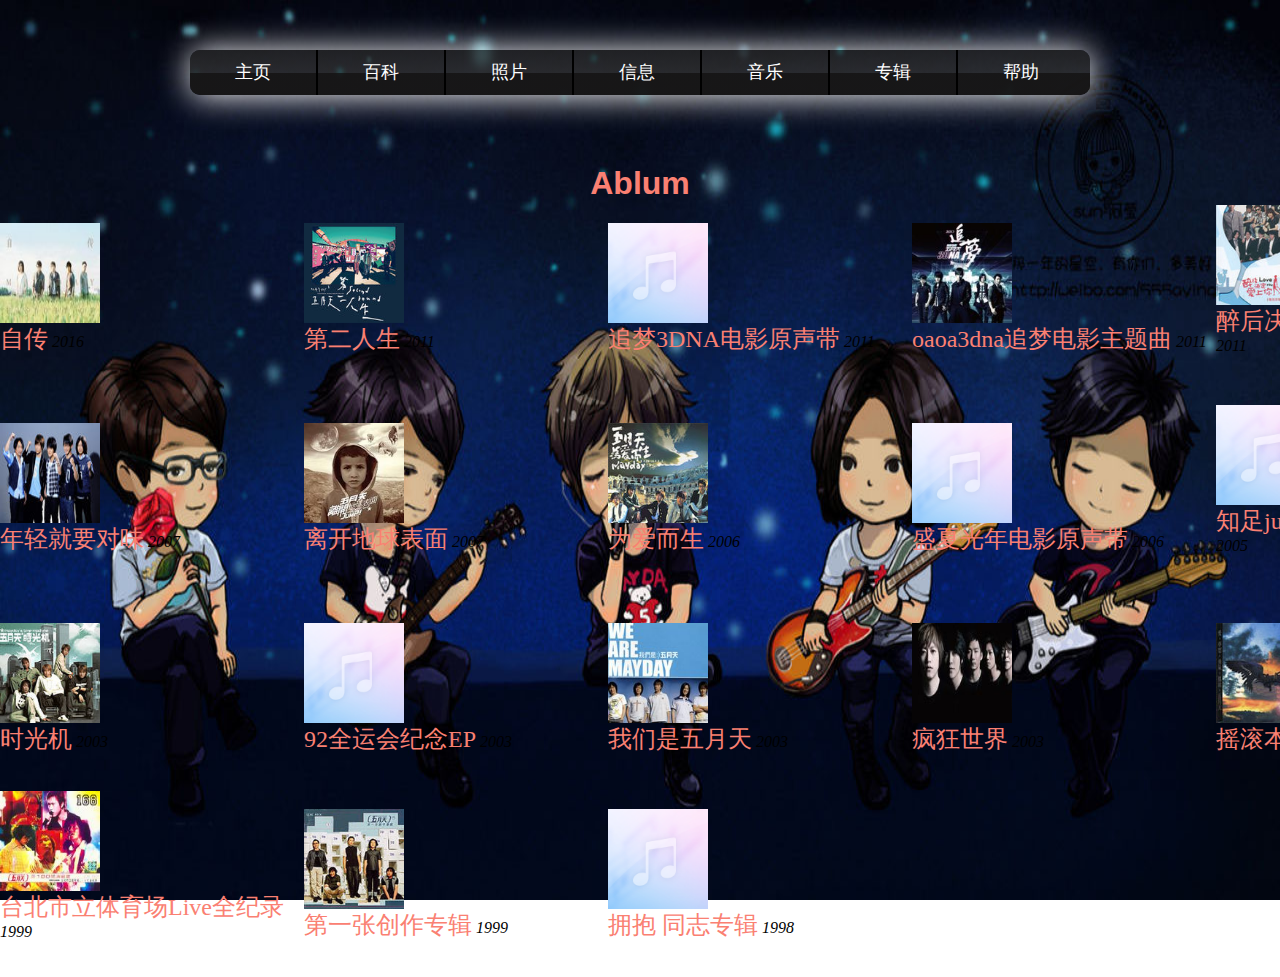
<file: album.html>
<html lang="en">

<head>
    <meta http-equiv="Content-Type" content="text/html; charset=UTF-8">
    <meta name="viewport" content="width=device-width, initial-scale=1.0">
    <meta http-equiv="X-UA-Compatible" content="ie=edge">
    <title>Document</title>
    <link rel="stylesheet" href="css/album.css">
    <link rel="stylesheet" href="css/guide.css">
</head>

<body>
    <div id="Logo">
        <ul>
            <li><a href="index.html">主页<a></li>
            <li><a href="https://baike.baidu.com/item/%E4%BA%94%E6%9C%88%E5%A4%A9/17011?fr=aladdin" target="_blank">百科<a></li>
            <li><a href="photos.html" target="_blank">照片</a></li>
            <li><a href="information.html">信息</a></li>
            <li><a href="https://music.163.com/#/artist?id=13193&market=baiduqk" target="_blank">音乐<a></li>
            <li><a href="album.html">专辑<a></li>
            <li style="border-right:0px;"><a href="#">帮助<a></li>
        </ul>
    </div>
    <div id="title">
        <p><strong>Ablum</strong></p>
    </div>
    <div id="musicAlbumStar-viewport  double-line">
        <ul class="musicAlbumStar-slider maqueeCanvas" style="width:3160px">
            <li class="slider-item">
                <ul class="albumList-block">
                    <li class="album-item">
                        <div class="pic">
                            <em class="bg"></em>
                            <img class="cover" src="./zhuanji_files/10dfa9ec8a1363278356b58b998fa0ec09fac7cb.jpg"
                                height="135">
                            <em class="fg"></em>
                        </div>
                        <span class="albumName" title="自传">自传</span>
                        <i>2016</i><br><br><br>
                    </li>
                    <li class="album-item">
                        <div class="pic">
                            <em class="bg"></em>
                            <img class="cover" src="./zhuanji_files/eac4b74543a98226466e688a8a82b9014b90ebf4.jpg">
                            <em class="fg"></em>
                        </div>
                        <span class="albumName" title="第二人生">第二人生</span>
                        <i>2011</i><br><br><br>
                    </li>
                    <li class="album-item">
                        <div class="pic">
                            <em class="bg"></em>
                            <img class="cover" src="./zhuanji_files/lemmaMusicAlbumDefault_137x137_dfd2415.png">
                            <em class="fg"></em>
                        </div>
                        <span class="albumName" title="追梦3DNA电影原声带">追梦3DNA电影原声带</span>
                        <i>2011</i><br><br><br>
                    </li>
                    <li class="album-item">
                        <div class="pic">
                            <em class="bg"></em>
                            <img class="cover" src="./zhuanji_files/91ef76c6a7efce1b4db14095af51f3deb58f65d3.jpg">
                            <em class="fg"></em>
                        </div>
                        <span class="albumName" title="oaoa3dna追梦电影主题曲">oaoa3dna追梦电影主题曲</span>
                        <i>2011</i><br><br><br>
                    </li>
                    <li class="album-item" style="margin-right:0px">
                        <div class="pic">
                            <em class="bg"></em>
                            <img class="cover" src="./zhuanji_files/5fdf8db1cb134954ea83603b564e9258d0094ad4.jpg">
                            <em class="fg"></em>
                        </div>
                        <span class="albumName" title="醉后决定爱上你电视原声带">醉后决定爱上你电视原声带</span>
                        <i>2011</i><br><br><br>
                    </li>
                    <li class="album-item">
                        <div class="pic">
                            <em class="bg"></em>
                            <img class="cover" src="./zhuanji_files/7dd98d1001e939019efd05617bec54e737d196f6.jpg">
                            <em class="fg"></em>
                        </div>
                        <span class="albumName" target="_blank" title="创造小巨蛋DNA LIVE">创造小巨蛋DNA LIVE</span>
                        <i>2009</i><br><br><br>
                    </li>
                    <li class="album-item">
                        <div class="pic">
                            <em class="bg"></em>
                            <img class="cover" src="./zhuanji_files/b58f8c5494eef01fe2e3909ae0fe9925bd317dfe.jpg">
                            <em class="fg"></em>
                        </div>
                        <span class="albumName" title="十万人出头天-Live">十万人出头天-Live</span>
                        <i>2009</i><br><br><br>
                    </li>
                    <li class="album-item">
                        <div class="pic">
                            <em class="bg"></em>
                            <img class="cover" src="./zhuanji_files/c995d143ad4bd11343423f6d5aafa40f4afb05e5.jpg"
                                width="135">
                            <em class="fg"></em>
                        </div>
                        <span class="albumName" title="后青春的诗">后青春期的诗</span>
                        <i>2008</i><br><br><br>
                    </li>
                    <li class="album-item">
                        <div class="pic">
                            <em class="bg"></em>
                            <img class="cover" src="./zhuanji_files/a686c9177f3e6709c9f3cda03bc79f3df9dc55f9.jpg"
                                height="135">
                            <em class="fg"></em>
                        </div>
                        <span class="albumName" title="自传">小太阳</span>
                        <i>2008</i><br><br><br>
                    </li>
                    <li class="album-item" style="margin-right:0px">
                        <div class="pic">
                            <em class="bg"></em>
                            <img class="cover" src="./zhuanji_files/d439b6003af33a8749958845c65c10385243b5f1.jpg"
                                width="135">
                            <em class="fg"></em>
                        </div>
                        <span class="albumName" title="大开天窗">大开天窗</span>
                        <i>2007</i><br><br><br>
                    </li>
                </ul>
            </li>
            <li class="slider-item">
                <ul class="albumList-block">
                    <li class="album-item">
                        <div class="pic">
                            <em class="bg"></em>
                            <img class="cover" src="./zhuanji_files/09fa513d269759ee4babe894b2fb43166c22dff2.jpg"
                                height="135">
                            <em class="fg"></em>
                        </div>
                        <span class="albumName" title="年轻就要对味">年轻就要对味</span>
                        <i>2007</i><br><br><br>
                    </li>
                    <li class="album-item">
                        <div class="pic">
                            <em class="bg"></em>
                            <img class="cover" src="./zhuanji_files/5366d0160924ab1810a98c3935fae6cd7b890b04.jpg">
                            <em class="fg"></em>
                        </div>
                        <span class="albumName" target="_blank" title="离开地球表面">离开地球表面</span>
                        <i>2007</i><br><br><br>
                    </li>
                    <li class="album-item">
                        <div class="pic">
                            <em class="bg"></em>
                            <img class="cover" src="./zhuanji_files/63d0f703918fa0ec7a32ec52269759ee3c6ddbfc.jpg">
                            <em class="fg"></em>
                        </div>
                        <span class="albumName" target="_blank" title="为爱而生">为爱而生</span>
                        <i>2006</i><br><br><br>
                    </li>
                    <li class="album-item">
                        <div class="pic">
                            <em class="bg"></em>
                            <img class="cover" src="./zhuanji_files/lemmaMusicAlbumDefault_137x137_dfd2415.png">
                            <em class="fg"></em>
                        </div>
                        <span class="albumName" title="盛夏光年电影原声带">盛夏光年电影原声带</span>
                        <i>2006</i><br><br><br>
                    </li>
                    <li class="album-item" style="margin-right:0px">
                        <div class="pic">
                            <em class="bg"></em>
                            <img class="cover" src="./zhuanji_files/lemmaMusicAlbumDefault_137x137_dfd2415.png">
                            <em class="fg"></em>
                        </div>
                        <span class="albumName" title="知足just my pride最真杰作选">知足just my pride最真杰作选</span>
                        <i>2005</i><br><br><br>
                    </li>
                    <li class="album-item">
                        <div class="pic">
                            <em class="bg"></em>
                            <img class="cover" src="./zhuanji_files/ca1349540923dd544da817b7d309b3de9d824811.jpg"
                                height="135">
                            <em class="fg"></em>
                        </div>
                        <span class="albumName" target="_blank" title="知足">知足</span>
                        <i>2005</i><br><br><br>
                    </li>
                    <li class="album-item">
                        <div class="pic">
                            <em class="bg"></em>
                            <img class="cover" src="./zhuanji_files/lemmaMusicAlbumDefault_137x137_dfd2415.png">
                            <em class="fg"></em>
                        </div>
                        <span class="albumName" title="五月天2005当我们混在一起世界巡回演唱会">五月天2005当我们混在一起世界巡回演唱会</span>
                        <i>2005</i><br><br><br>
                    </li>
                    <li class="album-item">
                        <div class="pic">
                            <em class="bg"></em>
                            <img class="cover" src="./zhuanji_files/9d82d158ccbf6c81e66b5d58bc3eb13533fa4025.jpg">
                            <em class="fg"></em>
                        </div>
                        <span class="albumName" target="_blank" title="神的孩子都在跳舞">神的孩子都在跳舞</span>
                        <i>2004</i><br><br><br>
                    </li>
                    <li class="album-item">
                        <div class="pic">
                            <em class="bg"></em>
                            <img class="cover" src="./zhuanji_files/f9198618367adab4257ab1ab8bd4b31c8601e4b4.jpg"
                                width="135">
                            <em class="fg"></em>
                        </div>
                        <span class="albumName" target="_blank" title="五月之恋">五月之恋</span>
                        <i>2004</i><br><br><br>
                    </li>
                    <li class="album-item" style="margin-right:0px">
                        <div class="pic">
                            <em class="bg"></em>
                            <img class="cover" src="./zhuanji_files/lemmaMusicAlbumDefault_137x137_dfd2415.png">
                            <em class="fg"></em>
                        </div>
                        <span class="albumName" title="天空之城复出演唱会">天空之城复出演唱会</span>
                        <i>2003</i><br><br><br>
                    </li>
                </ul>
            </li>
            <li class="slider-item">
                <ul class="albumList-block">
                    <li class="album-item">
                        <div class="pic">
                            <em class="bg"></em>
                            <img class="cover" src="./zhuanji_files/dbb44aed2e738bd4e7f83a6ea18b87d6267ff990.jpg">
                            <em class="fg"></em>
                        </div>
                        <span class="albumName" title="时光机">时光机</span>
                        <i>2003</i><br><br><br>
                    </li>
                    <li class="album-item">
                        <div class="pic">
                            <em class="bg"></em>
                            <img class="cover" src="./zhuanji_files/lemmaMusicAlbumDefault_137x137_dfd2415.png">
                            <em class="fg"></em>
                        </div>
                        <span class="albumName" title="92全运会纪念EP">92全运会纪念EP</span>
                        <i>2003</i><br><br><br>
                    </li>
                    <li class="album-item">
                        <div class="pic">
                            <em class="bg"></em>
                            <img class="cover" src="./zhuanji_files/a8014c086e061d95bcc46a0c79f40ad162d9ca00.jpg">
                            <em class="fg"></em>
                        </div>
                        <span class="albumName" target="_blank" title="我们是五月天">我们是五月天</span>
                        <i>2003</i><br><br><br>
                    </li>
                    <li class="album-item">
                        <div class="pic">
                            <em class="bg"></em>
                            <img class="cover" src="./zhuanji_files/9213b07eca806538378dba7595dda144ad348274.jpg"
                                height="135">
                            <em class="fg"></em>
                        </div>
                        <span class="albumName" target="_blank" title="疯狂世界">疯狂世界</span>
                        <i>2003</i><br><br><br>
                    </li>
                    <li class="album-item" style="margin-right:0px">
                        <a href="file:///F:/item/%E6%91%87%E6%BB%9A%E6%9C%AC%E4%BA%8B/25434" target="_blank">
                            <div class="pic">
                                <em class="bg"></em>
                                <img class="cover" src="./zhuanji_files/ae51f3deb48f8c54420b4d703a292df5e1fe7f91.jpg">
                                <em class="fg"></em>
                            </div>
                        </a>
                        <span class="albumName" target="_blank" title="摇滚本事">摇滚本事</span>
                        <i>2002</i><br><br><br>
                    </li>
                    <li class="album-item">
                        <div class="pic">
                            <em class="bg"></em>
                            <img class="cover" src="./zhuanji_files/lemmaMusicAlbumDefault_137x137_dfd2415.png">
                            <em class="fg"></em>
                        </div>
                        <span class="albumName" title="台湾巡回演唱会live全纪录 - 你要去哪里">台湾巡回演唱会live全纪录 - 你要去哪里</span>
                        <i>2001</i><br><br><br>
                    </li>
                    <li class="album-item">
                        <div class="pic">
                            <em class="bg"></em>
                            <img class="cover" src="./zhuanji_files/b21c8701a18b87d62dec951f070828381f30fd07.jpg">
                            <em class="fg"></em>
                        </div>
                        <span class="albumName" target="_blank" title="人生海海">人生海海</span>
                        <i>2001</i><br><br><br>
                    </li>
                    <li class="album-item">
                        <div class="pic">
                            <em class="bg"></em>
                            <img class="cover" src="./zhuanji_files/838ba61ea8d3fd1fa5245ab1324e251f95ca5f08.jpg">
                            <em class="fg"></em>
                        </div>
                        <span class="albumName" target="_blank" title="候鸟">候鸟</span>
                        <i>2001</i><br><br><br>
                    </li>
                    <li class="album-item">
                        <div class="pic">
                            <em class="bg"></em>
                            <img class="cover" src="./zhuanji_files/lemmaMusicAlbumDefault_137x137_dfd2415.png">
                            <em class="fg"></em>
                        </div>
                        <span class="albumName" title="十万青年站出来-Live巡回演唱会全记录">十万青年站出来-Live巡回演唱会全记录</span>
                        <i>2000</i><br><br><br>
                    </li>
                    <li class="album-item" style="margin-right:0px">
                        <div class="pic">
                            <em class="bg"></em>
                            <img class="cover" src="./zhuanji_files/3801213fb80e7bec00f71c562e2eb9389b506b53.jpg"
                                height="135">
                            <em class="fg"></em>
                        </div>
                        <span class="albumName" target="_blank" title="爱情万岁">爱情万岁</span>
                        <i>2000</i><br><br><br>
                    </li>
                </ul>
            </li>
            <li class="slider-item">
                <ul class="albumList-block">
                    <li class="album-item">
                        <div class="pic">
                            <em class="bg"></em>
                            <img class="cover" src="./zhuanji_files/8b82b9014a90f603bb5f95f13812b31bb151ed9d.jpg"
                                height="135">
                            <em class="fg"></em>
                        </div>
                        <span class="albumName" target="_blank" title="台北市立体育场Live全纪录">台北市立体育场Live全纪录</span>
                        <i>1999</i><br><br><br>
                    </li>
                    <li class="album-item">
                        <div class="pic">
                            <em class="bg"></em>
                            <img class="cover" src="./zhuanji_files/d058ccbf6c81800af7300151b13533fa838b479c.jpg">
                            <em class="fg"></em>
                        </div>
                        <span class="albumName" target="_blank" title="第一张创作专辑">第一张创作专辑</span>
                        <i>1999</i><br><br><br>
                    </li>
                    <li class="album-item">
                        <div class="pic">
                            <em class="bg"></em>
                            <img class="cover" src="./zhuanji_files/lemmaMusicAlbumDefault_137x137_dfd2415.png">
                            <em class="fg"></em>
                        </div>
                        <span class="albumName" title="拥抱 同志专辑">拥抱 同志专辑</span>
                        <i>1998</i><br><br><br>
                    </li>
                </ul>
            </li>
        </ul>
    </div>
    <div class="musicAlbumStar-pager"></div>

</body>

</html>
</file>
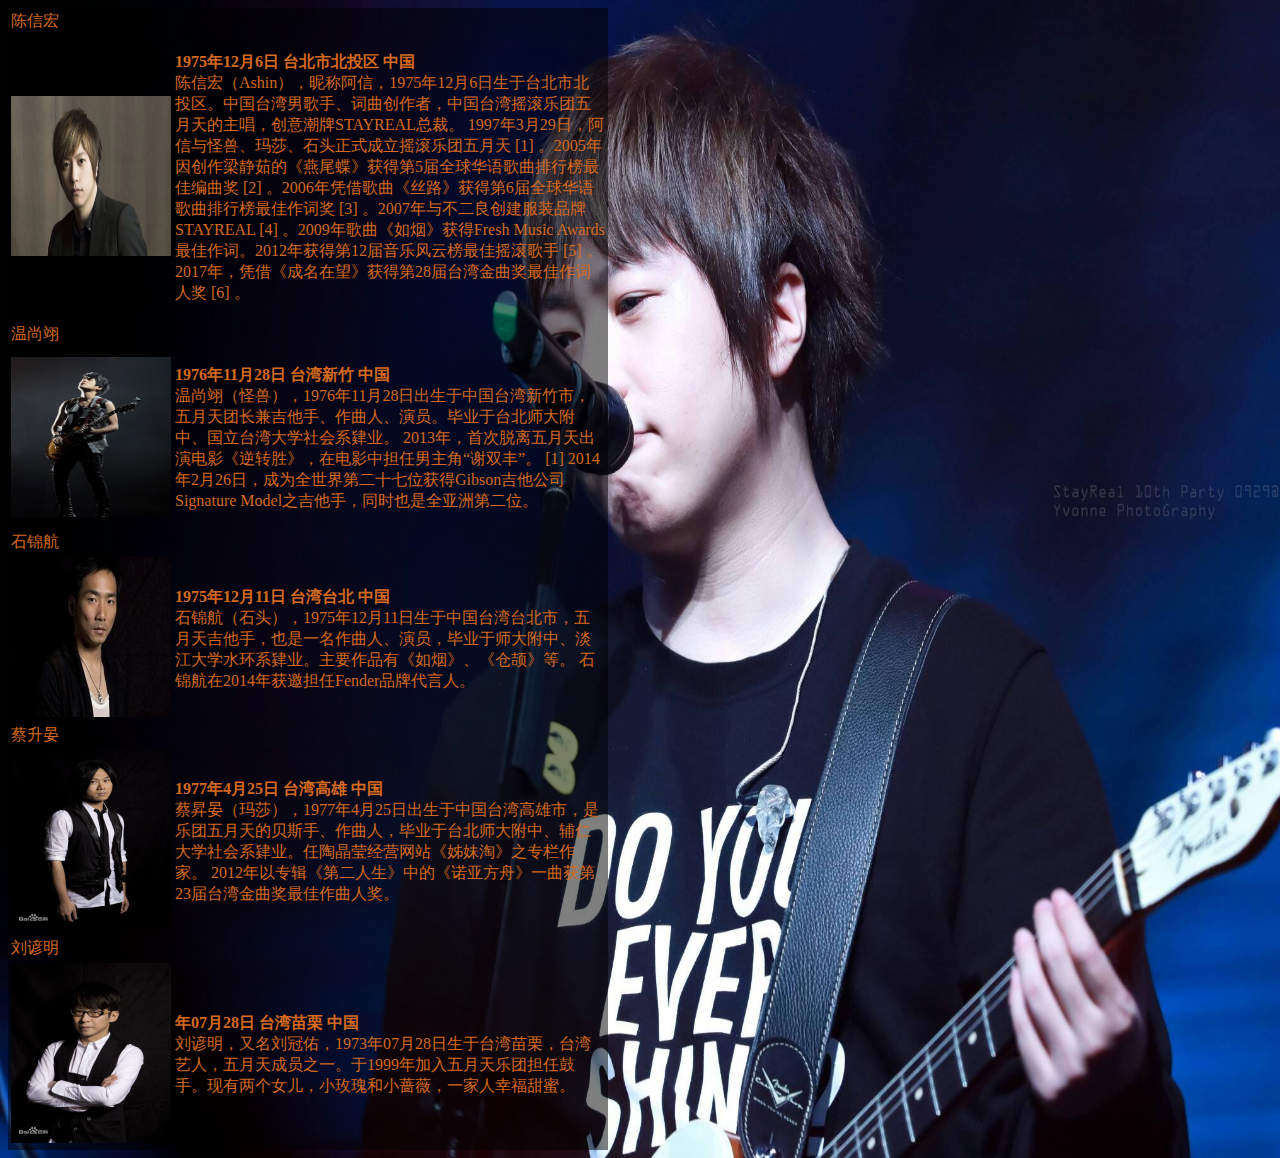
<file: information.html>
<!DOCTYPE html>
<html lang="en">

<head>
    <meta charset="UTF-8">
    <title>纯js实现背景图片切换效果</title>

    <!--Main css-->
    <!-- <link rel="stylesheet" href="css/main.css"> -->
    <style>
        td {
            color: chocolate
        }

        table {
            background: rgba(0, 0, 0, 0.5);
            width: 600px;
            border: 12px
        }

        body {
            background-image: url(images/26.jpg);
            background-size: 110% 100%;
        }
    </style>
</head>

<body>
    <script type="text/javascript" src="js/bg.js"></script>
    <table>
        <tr>
            <td>陈信宏</td>
        </tr>
        <tr>
            <td><img src="images/21.jpg" width="160" height="160"></td>
            <td>
                <p>
                    <strong>1975年12月6日 台北市北投区 中国</strong><br>
                    陈信宏（Ashin），昵称阿信，1975年12月6日生于台北市北投区。中国台湾男歌手、词曲创作者，中国台湾摇滚乐团五月天的主唱，创意潮牌STAYREAL总裁。
                    1997年3月29日，阿信与怪兽、玛莎、石头正式成立摇滚乐团五月天 [1] 。2005年因创作梁静茹的《燕尾蝶》获得第5届全球华语歌曲排行榜最佳编曲奖 [2]
                    。2006年凭借歌曲《丝路》获得第6届全球华语歌曲排行榜最佳作词奖 [3] 。2007年与不二良创建服装品牌STAYREAL [4] 。2009年歌曲《如烟》获得Fresh Music
                    Awards最佳作词。2012年获得第12届音乐风云榜最佳摇滚歌手 [5] 。2017年，凭借《成名在望》获得第28届台湾金曲奖最佳作词人奖 [6] 。
                </p>
            </td>
        </tr>

        <tr>
            <td>温尚翊</td>
        </tr>
        <tr>
            <td><img src="images/22.jpg" width="160" height="160"></td>
            <td>
                <p>
                    <strong>1976年11月28日 台湾新竹 中国</strong><br>
                    温尚翊（怪兽），1976年11月28日出生于中国台湾新竹市，五月天团长兼吉他手、作曲人、演员。毕业于台北师大附中、国立台湾大学社会系肄业。
                    2013年，首次脱离五月天出演电影《逆转胜》，在电影中担任男主角“谢双丰”。 [1] 2014年2月26日，成为全世界第二十七位获得Gibson吉他公司Signature
                    Model之吉他手，同时也是全亚洲第二位。
                </p>
            </td>
        </tr>

        <tr>
            <td>石锦航</td>
        </tr>
        <tr>
            <td><img src="images/23.jpg" width="160" height="160"></td>
            <td>
                <p>
                    <strong>1975年12月11日 台湾台北 中国</strong><br>
                    石锦航（石头），1975年12月11日生于中国台湾台北市，五月天吉他手，也是一名作曲人、演员，毕业于师大附中、淡江大学水环系肄业。主要作品有《如烟》、《仓颉》等。
                    石锦航在2014年获邀担任Fender品牌代言人。
                </p>
            </td>
        </tr>

        <tr>
            <td>蔡升晏</td>
        </tr>
        <tr>
            <td><img src="images/24.jpg" width="160" height="180"></td>
            <td>
                <p>
                    <strong>1977年4月25日 台湾高雄 中国</strong><br>
                    蔡昇晏（玛莎），1977年4月25日出生于中国台湾高雄市，是乐团五月天的贝斯手、作曲人，毕业于台北师大附中、辅仁大学社会系肄业。任陶晶莹经营网站《姊妹淘》之专栏作家。
                    2012年以专辑《第二人生》中的《诺亚方舟》一曲获第23届台湾金曲奖最佳作曲人奖。
                </p>
            </td>
        </tr>

        <tr>
            <td>刘谚明</td>
        </tr>
        <tr>
            <td><img src="images/25.jpg" width="160" height="180"></td>
            <td>
                <p>
                    <strong>年07月28日 台湾苗栗 中国</strong><br>
                    刘谚明，又名刘冠佑，1973年07月28日生于台湾苗栗，台湾艺人，五月天成员之一。于1999年加入五月天乐团担任鼓手。现有两个女儿，小玫瑰和小蔷薇，一家人幸福甜蜜。
                </p>
            </td>
        </tr>

    </table>
</body>

</html>
</file>
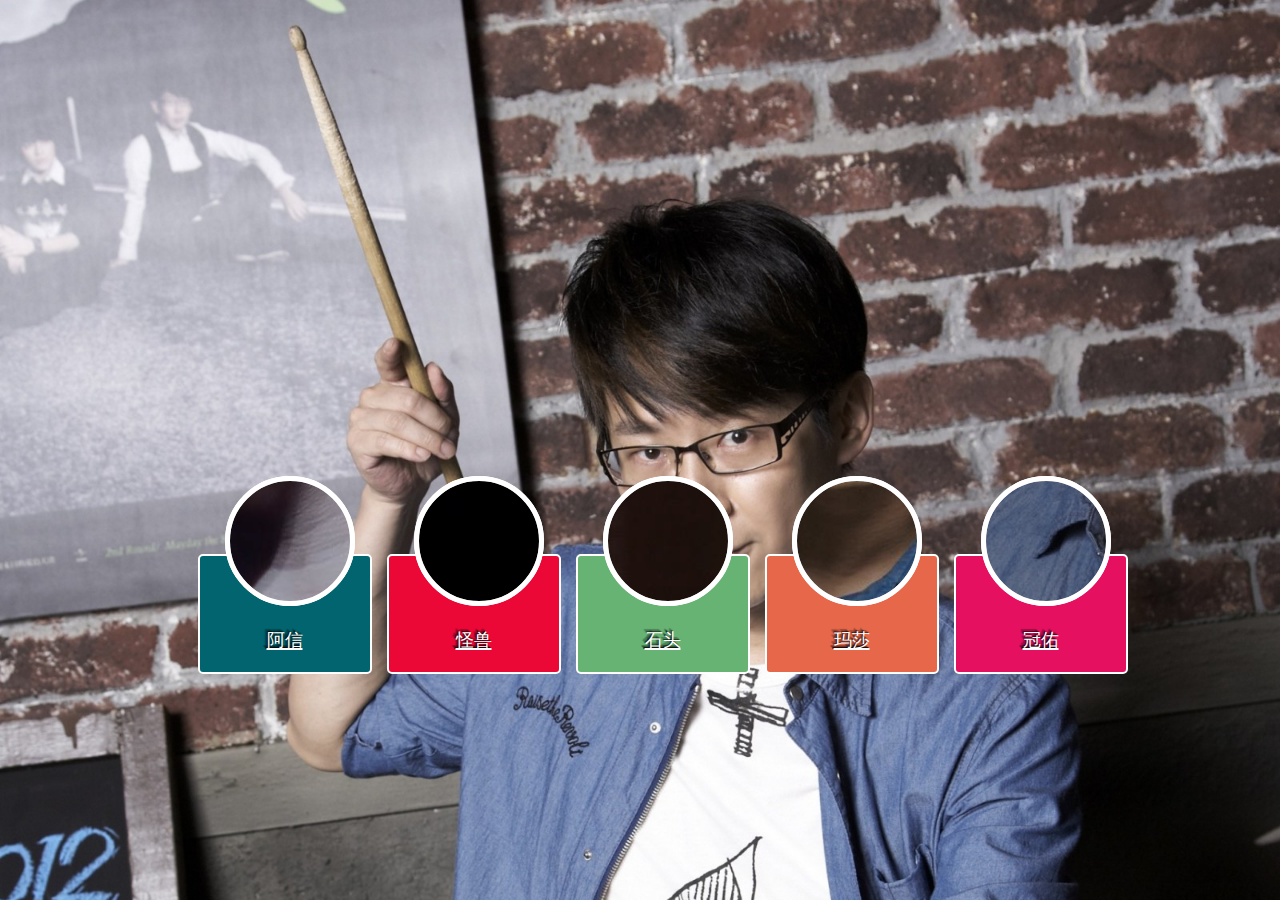
<file: photos.html>
<!DOCTYPE html>
<html lang="en">

<head>

    <meta charset="UTF-8">
    <title>纯css3实现背景图片切换效果</title>

    <!--Main css-->
    <link rel="stylesheet" href="css/main.css">
    <!-- <script>src = "js/bj.js"</script> -->
    <!-- <audio autoplay="autoplay" controls="controls"loop="loop" preload="auto"
    src="music/任意门_五月天.mp3">
    </audio>     -->
    <!-- <bgsound src="music/任意门_五月天.mp3" autostart=true loop=infinite>  -->
    <style>
        span {
            font-size: large;
        }
    </style>
</head>

<body>
    <main>
        <!--缩略图【start】-->
        <div class="slider">
            <ul class="clearfix" ailgn="top">
                <li>
                    <a href="#bg1"><span>阿信</span></a>
                </li>
                <li>
                    <a href="#bg2"><span>怪兽</span></a>
                </li>
                <li>
                    <a href="#bg3"><span>石头</span></a>
                </li>
                <li>
                    <a href="#bg4"><span>玛莎</span></a>
                </li>
                <li>
                    <a href="#bg5"><span>冠佑</span></a>
                </li>
            </ul>
        </div>
        <!--缩略图【end】-->

        <!--背景图【start】-->
        <div class="bac_img">
            <img src="images/26.jpg" alt="1" id="bg1">
            <img src="images/27.jpg" alt="2" id="bg2">
            <img src="images/28.jpg" alt="3" id="bg3">
            <img src="images/29.jpg" alt="4" id="bg4">
            <img src="images/30.jpg" alt="5" id="bg5">
        </div>
        <!--背景图【end】-->
    </main>

</body>

</html>
</file>
<file: css/album.css>
img {
    width: 100;
    height: 100;
}
li{
    list-style: none;
}

body {
    height: auto;
    background-image: url(../images/11.jpg);
    background-attachment: fixed;
    background-size: 100% 100%;
}

span {
    color: salmon;
    font-size: 1.5em;
    font-family: 'Times New Roman', Times, serif;
}

strong {
    color: salmon;
    font-size: 2em;
    font-family: 'Franklin Gothic Medium', 'Arial Narrow', Arial, sans-serif;
}

li.album-item {
    display: inline-block;
    width: 300;
}

#title{
    padding-top: 20px;
    width: 900px;
    height: 40px;
    margin:0 auto;
    text-align: center;
}
</file>
<file: css/guide.css>
* {
	margin: 0;
	padding: 0;
}

#Logo {
	width: 900px;
	height: 45px;
	/*margin:上下 左右*/
	margin: 50px auto;
	border-radius: 10px;
	/*html + css3 渐变画图 */
	background-image: -webkit-linear-gradient(rgba(41, 41, 41, 0.75) 0%, rgba(54, 54, 54, 0.72) 50%, rgba(24, 23, 23, 0.94) 51%);
	box-shadow: 1px 1px 33px #fff;
	/*设计阴影的*/
}

#Logo ul li {
	width: 126px;
	height: 45px;
	list-style: none;
	float: left;
	color: white;
	font-size: 18px;
	font-family: "微软雅黑";
	text-align: center;
	line-height: 45px;
	border-right: 2px solid #000;
}
#Logo ul li a {
	color: white;
	/* #fff */
	font-size: 18px;
	font-family: "微软雅黑";
	text-decoration: none;
}

#Logo ul li:hover {
	background: rgba(10, 5, 5, 0.45);
}

#Logo ul li ul li {
	border: none;
	border-top: 1px solid #989898;
	background: rgba(10, 5, 5, 0.45);
	/*颜色透明度 */
	border-radius: 10px;
}

#Logo ul li ul {
	display: none;
	/*不显示*/
}

#Logo ul li ul li:hover {
	background: rgba(10, 5, 5, 0.8);
	/*颜色透明度 */
	border-radius: 10px;
}

#Logo ul li:hover ul {
	display: block;
}
</file>
<file: css/main.css>
/*
    背景图切换 css
*/
.clearfix {
  clear: both;
}
.slider {
  width: 100%;
  position: absolute;
  z-index: 999;
  text-align: center;
  bottom: 200px;
}
.slider > ul {
  list-style: none;
}
.slider > ul > li {
  width: 170px;
  height: 130px;
  display: inline-block;
  margin-right: 15px;
}
.slider > ul > li > a {
  width: 100%;
  display: inline-block;
  position: relative;
  border: 2px solid #fff;
  border-radius: 5px;
  color: #fff;
  font-size: 22px;
  padding-top: 70px;
  padding-bottom: 20px;
  font-family: 'Yesteryear', cursive;
  text-shadow: -1px -1px 1px rgba(0, 0, 0, 0.8), -2px -2px 1px rgba(0, 0, 0, 0.3), -3px -3px 1px rgba(0, 0, 0, 0.3);
}
.slider > ul > li > a:after {
  content: '';
  width: 120px;
  height: 120px;
  display: block;
  border-radius: 50%;
  border: 5px solid #fff;
  position: absolute;
  top: -80px;
  left: 50%;
  margin-left: -60px;
  z-index: 1001;
}
.slider > ul > li > a:before {
  content: '';
  width: 120px;
  height: 120px;
  display: block;
  border-radius: 50%;
  border: 5px solid #fff;
  position: absolute;
  top: -80px;
  left: 50%;
  margin-left: -60px;
  z-index: 1002;
  background: rgba(0, 0, 0, 0.3);
}
.slider > ul > li > a:hover:before {
  opacity: 0;
}
.slider > ul > li:nth-of-type(1) > a {
  background: #02646e;
}
.slider > ul > li:nth-of-type(1) > a:after {
  background: url(../images/26.jpg) no-repeat center;
}
.slider > ul > li:nth-of-type(2) > a {
  background: #eb0837;
}
.slider > ul > li:nth-of-type(2) > a:after {
  background: url(../images/27.jpg) no-repeat center;
}
.slider > ul > li:nth-of-type(3) > a {
  background: #67b374;
}
.slider > ul > li:nth-of-type(3) > a:after {
  background: url(../images/28.jpg) no-repeat center;
}
.slider > ul > li:nth-of-type(4) > a {
  background: #e6674a;
}
.slider > ul > li:nth-of-type(4) > a:after {
  background: url(../images/29.jpg) no-repeat center;
}
.slider > ul > li:nth-of-type(5) > a {
  background: #e61061;
}
.slider > ul > li:nth-of-type(5) > a:after {
  background: url(../images/30.jpg) no-repeat center;
}
.bac_img img {
  position: fixed;
  top: 0;
  width: 100%;
  height: auto !important;
  height: 100%;
  z-index: 1;
  left: 50%;
  -webkit-transform: translateX(-50%);
  -moz-transform: translateX(-50%);
  -o-transform: translateX(-50%);
  -ms-transform: translateX(-50%);
}
.bac_img img:not(:target) {
  -webkit-animation: notTarget 1s 1;
  -moz-animation: notTarget 1s 1;
  -ms-animation: notTarget 1s 1;
  -o-animation: notTarget 1s 1;
  animation: notTarget 1s 1;
}
#bg1:target {
  z-index: 100;
  animation: slideLeft 1s 1;
  -o-animation: slideLeft 1s 1;
  -ms-animation: slideLeft 1s 1;
  -moz-animation: slideLeft 1s 1;
  -webkit-animation: slideLeft 1s 1;
}
#bg2:target {
  z-index: 100;
  animation: topTop 1s 1;
  -o-animation: topTop 1s 1;
  -ms-animation: topTop 1s 1;
  -moz-animation: topTop 1s 1;
  -webkit-animation: topTop 1s 1;
}
#bg3:target {
  z-index: 100;
  animation: topBig 1s 1;
  -o-animation: topBig 1s 1;
  -ms-animation: topBig 1s 1;
  -moz-animation: topBig 1s 1;
  -webkit-animation: topBig 1s 1;
}
#bg4:target {
  z-index: 100;
  animation: topSmall 1s 1;
  -o-animation: topSmall 1s 1;
  -ms-animation: topSmall 1s 1;
  -moz-animation: topSmall 1s 1;
  -webkit-animation: topSmall 1s 1;
}
#bg5:target {
  z-index: 100;
  animation: rotate 1s 1;
  -o-animation: rotate 1s 1;
  -ms-animation: rotate 1s 1;
  -moz-animation: rotate 1s 1;
  -webkit-animation: rotate 1s 1;
}
/*切换动画(从左往右)*/
@keyframes slideLeft {
  0% {
    left: -100%;
  }
  50% {
    left: -50%;
  }
  100% {
    left: 0;
  }
}
@-moz-keyframes slideLeft {
  0% {
    left: -100%;
  }
  50% {
    left: -50%;
  }
  100% {
    left: 0;
  }
}
@-ms-keyframes slideLeft {
  0% {
    left: -100%;
  }
  50% {
    left: -50%;
  }
  100% {
    left: 0;
  }
}
@-webkit-keyframes slideLeft {
  0% {
    left: -100%;
  }
  50% {
    left: -50%;
  }
  100% {
    left: 0;
  }
}
@-o-keyframes slideLeft {
  0% {
    left: -100%;
  }
  50% {
    left: -50%;
  }
  100% {
    left: 0;
  }
}
/*切换动画(从下往上)*/
@keyframes topTop {
  0% {
    top: 350px;
  }
  100% {
    top: 0;
  }
}
@-moz-keyframes topTop {
  0% {
    top: 350px;
  }
  100% {
    top: 0;
  }
}
@-ms-keyframes topTop {
  0% {
    top: 350px;
  }
  100% {
    top: 0;
  }
}
@-webkit-keyframes topTop {
  0% {
    top: 350px;
  }
  100% {
    top: 0;
  }
}
@-o-keyframes topTop {
  0% {
    top: 350px;
  }
  100% {
    top: 0;
  }
}
/*切换动画(从小变大)*/
@keyframes topBig {
  0% {
    transform: scale(0.1);
  }
  100% {
    transform: none;
  }
}
@-moz-keyframes topBig {
  0% {
    -moz-transform: scale(0.1);
  }
  100% {
    -moz-transform: none;
  }
}
@-ms-keyframes topBig {
  0% {
    -ms-transform: scale(0.1);
  }
  100% {
    -ms-transform: none;
  }
}
@-webkit-keyframes topBig {
  0% {
    -webkit-transform: scale(0.1);
  }
  100% {
    -webkit-transform: none;
  }
}
@-o-keyframes topBig {
  0% {
    -o-transform: scale(0.1);
  }
  100% {
    -o-transform: none;
  }
}
/*切换动画(从大变小)*/
@keyframes topSmall {
  0% {
    transform: scale(2);
  }
  100% {
    transform: none;
  }
}
@-moz-keyframes topSmall {
  0% {
    -moz-transform: scale(2);
  }
  100% {
    -moz-transform: none;
  }
}
@-ms-keyframes topSmall {
  0% {
    -ms-transform: scale(2);
  }
  100% {
    -ms-transform: none;
  }
}
@-webkit-keyframes topSmall {
  0% {
    -webkit-transform: scale(2);
  }
  100% {
    -webkit-transform: none;
  }
}
@-o-keyframes topSmall {
  0% {
    -o-transform: scale(2);
  }
  100% {
    -o-transform: none;
  }
}
/*切换动画(旋转进入)*/
@keyframes rotate {
  0% {
    transform: rotate(-360deg) scale(0.1);
  }
  100% {
    transform: none;
  }
}
@-moz-keyframes rotate {
  0% {
    -moz-transform: rotate(-360deg) scale(0.1);
  }
  100% {
    -moz-transform: none;
  }
}
@-ms-keyframes rotate {
  0% {
    -ms-transform: rotate(-360deg) scale(0.1);
  }
  100% {
    -ms-transform: none;
  }
}
@-webkit-keyframes rotate {
  0% {
    -webkit-transform: rotate(-360deg) scale(0.1);
  }
  100% {
    -webkit-transform: none;
  }
}
@-o-keyframes rotate {
  0% {
    -o-transform: rotate(-360deg) scale(0.1);
  }
  100% {
    -o-transform: none;
  }
}
/*设置背景图像不显示动画效果*/
@-webkit-keyframes notTarget {
  0% {
    z-index: 75;
  }
  100% {
    z-index: 75;
  }
}
@-moz-keyframes notTarget {
  0% {
    z-index: 75;
  }
  100% {
    z-index: 75;
  }
}
@-ms-keyframes notTarget {
  0% {
    z-index: 75;
  }
  100% {
    z-index: 75;
  }
}
@-o-keyframes notTarget {
  0% {
    z-index: 75;
  }
  100% {
    z-index: 75;
  }
}
@keyframes notTarget {
  0% {
    z-index: 75;
  }
  100% {
    z-index: 75;
  }
}
</file>
